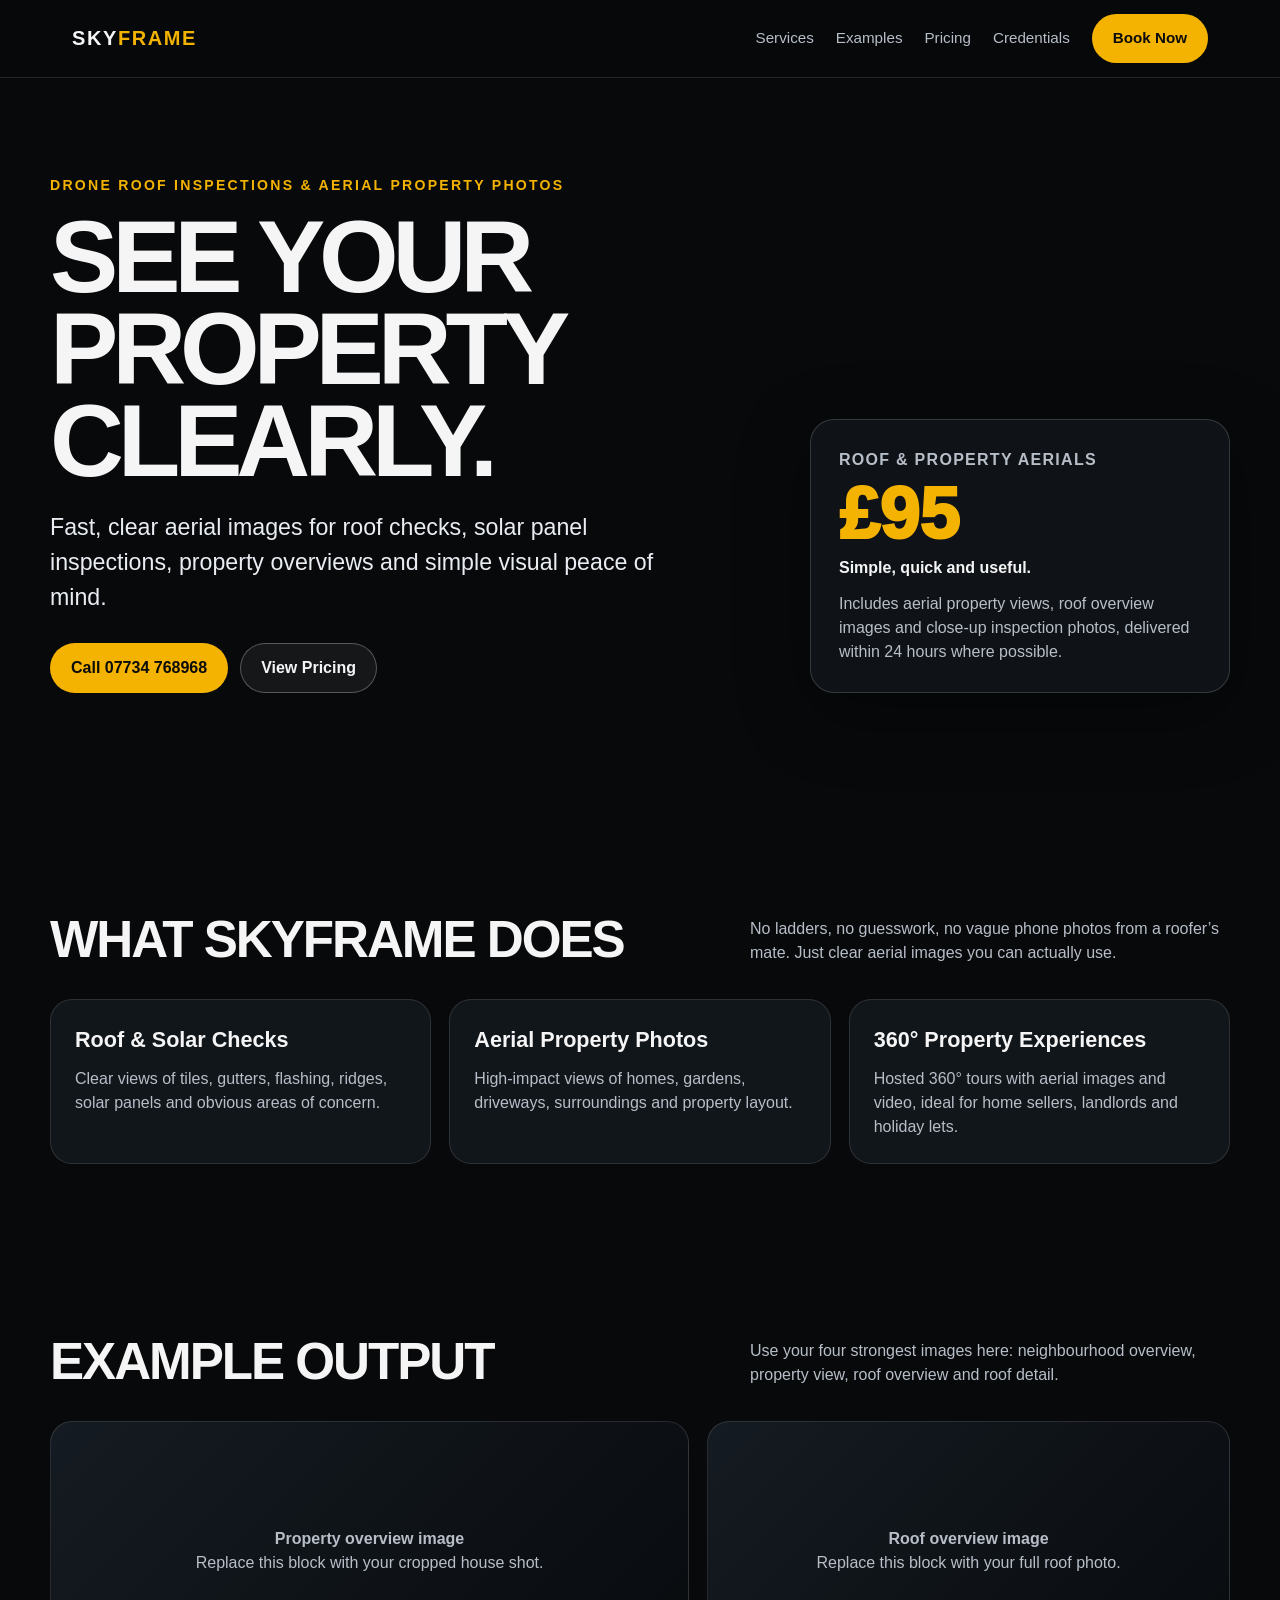
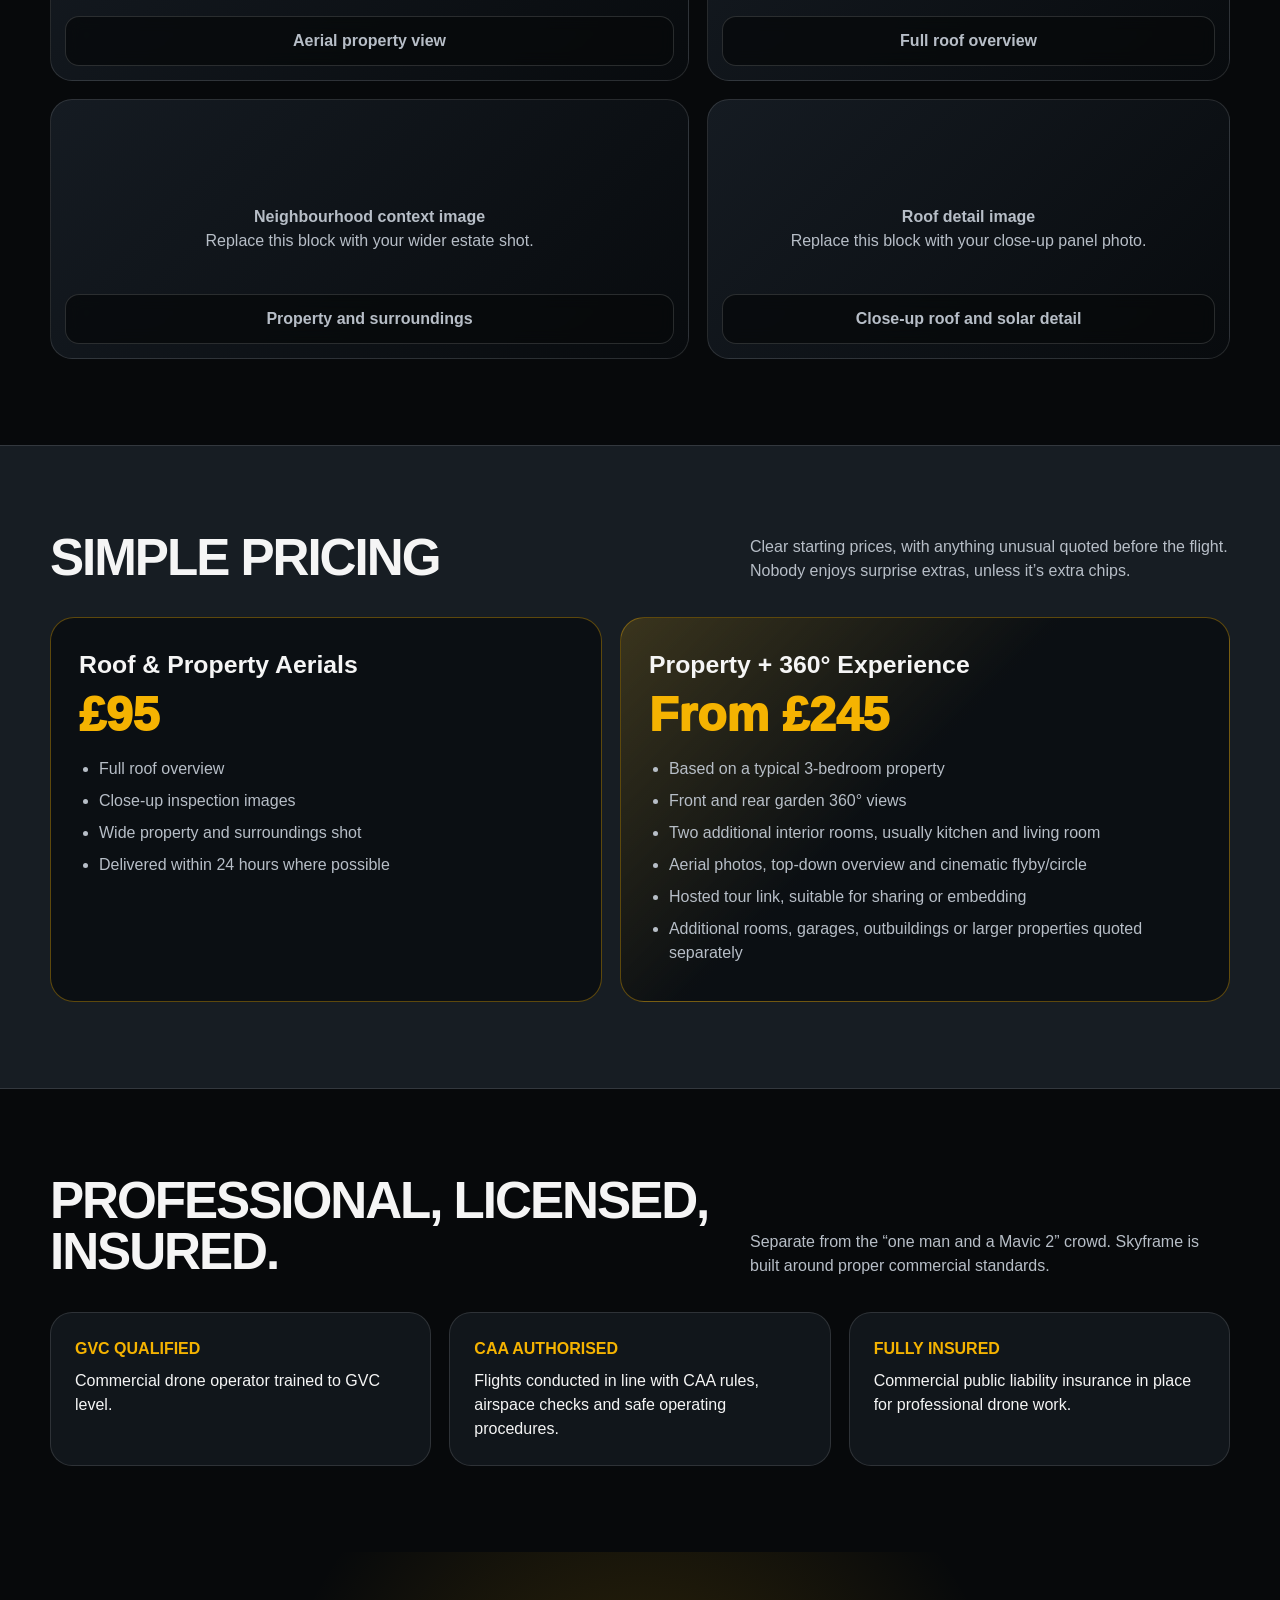
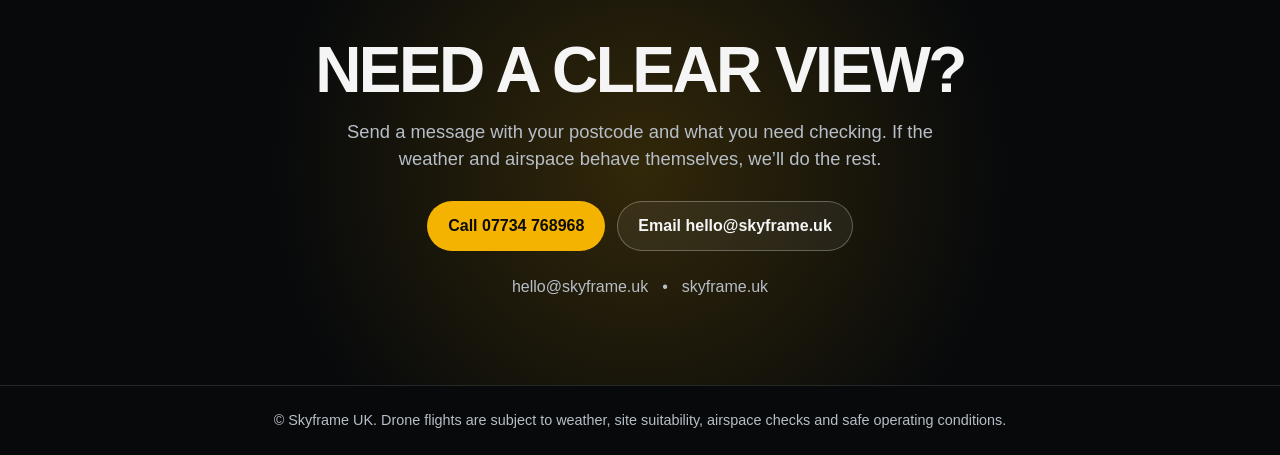
<file: index.html>
<!DOCTYPE html>
<html lang="en-GB">
<head>
  <meta charset="UTF-8" />
  <meta name="viewport" content="width=device-width, initial-scale=1.0" />
  <title>Skyframe UK | Drone Roof Inspections & Aerial Property Photos</title>
  <meta name="description" content="Professional drone roof inspections, aerial property photography and 360 property experiences from Skyframe UK. Fully insured, CAA authorised and GVC qualified." />
  <style>
    :root {
      --bg: #07090b;
      --panel: #11161b;
      --panel-soft: #171d23;
      --text: #f5f5f5;
      --muted: #b7bec7;
      --gold: #f5b301;
      --gold-dark: #c98d00;
      --line: rgba(255,255,255,0.12);
      --max: 1180px;
    }

    * { box-sizing: border-box; }
    html { scroll-behavior: smooth; }
    body {
      margin: 0;
      font-family: Arial, Helvetica, sans-serif;
      background: var(--bg);
      color: var(--text);
      line-height: 1.5;
    }

    a { color: inherit; text-decoration: none; }
    img { max-width: 100%; display: block; }

    .nav {
      position: fixed;
      top: 0;
      left: 0;
      right: 0;
      z-index: 20;
      background: rgba(7,9,11,0.72);
      backdrop-filter: blur(10px);
      border-bottom: 1px solid var(--line);
    }

    .nav-inner {
      max-width: var(--max);
      margin: 0 auto;
      padding: 14px 22px;
      display: flex;
      align-items: center;
      justify-content: space-between;
      gap: 20px;
    }

    .brand {
      font-weight: 900;
      letter-spacing: 0.08em;
      font-size: 1.25rem;
    }

    .brand span { color: var(--gold); }

    .nav-links {
      display: flex;
      gap: 22px;
      align-items: center;
      color: var(--muted);
      font-size: 0.95rem;
    }

    .nav-links a:hover { color: var(--text); }

    .btn {
      display: inline-flex;
      align-items: center;
      justify-content: center;
      gap: 8px;
      border-radius: 999px;
      padding: 12px 20px;
      font-weight: 800;
      border: 1px solid transparent;
      cursor: pointer;
      transition: 0.2s ease;
      white-space: nowrap;
    }

    .btn-primary {
      background: var(--gold);
      color: #0b0b0b;
    }

    .btn-primary:hover { background: #ffd15a; transform: translateY(-1px); }

    .btn-secondary {
      border-color: rgba(255,255,255,0.28);
      color: var(--text);
      background: rgba(255,255,255,0.06);
    }

    .btn-secondary:hover { background: rgba(255,255,255,0.12); }

    .hero {
      min-height: 92vh;
      position: relative;
      display: grid;
      place-items: center;
      overflow: hidden;
      padding: 110px 22px 70px;
    }

    .hero-video {
      position: absolute;
      inset: 0;
      width: 100%;
      height: 100%;
      pointer-events: none;
      overflow: hidden;
    }

    .hero-video iframe {
      position: absolute;
      top: 50%;
      left: 50%;
      width: 177.78vh;
      height: 100vh;
      min-width: 100vw;
      min-height: 56.25vw;
      transform: translate(-50%, -50%);
      border: 0;
    }

    .hero::after {
      content: "";
      position: absolute;
      inset: 0;
      background:
        linear-gradient(90deg, rgba(7,9,11,0.9) 0%, rgba(7,9,11,0.55) 45%, rgba(7,9,11,0.75) 100%),
        linear-gradient(0deg, rgba(7,9,11,1) 0%, rgba(7,9,11,0.2) 40%, rgba(7,9,11,0.25) 100%);
      z-index: 1;
    }

    .hero-content {
      position: relative;
      z-index: 2;
      width: 100%;
      max-width: var(--max);
      display: grid;
      grid-template-columns: 1.1fr 0.9fr;
      gap: 40px;
      align-items: end;
    }

    .eyebrow {
      color: var(--gold);
      font-weight: 900;
      letter-spacing: 0.16em;
      text-transform: uppercase;
      font-size: 0.88rem;
      margin-bottom: 14px;
    }

    h1 {
      font-size: clamp(3.1rem, 8vw, 7.8rem);
      line-height: 0.9;
      margin: 0 0 22px;
      letter-spacing: -0.06em;
      text-transform: uppercase;
      max-width: 780px;
    }

    .hero-copy {
      font-size: clamp(1.1rem, 2vw, 1.45rem);
      color: #e9edf2;
      max-width: 650px;
      margin-bottom: 28px;
    }

    .hero-actions {
      display: flex;
      flex-wrap: wrap;
      gap: 12px;
    }

    .price-card {
      background: rgba(17,22,27,0.86);
      border: 1px solid rgba(255,255,255,0.16);
      border-radius: 24px;
      padding: 28px;
      box-shadow: 0 20px 70px rgba(0,0,0,0.4);
      max-width: 420px;
      justify-self: end;
    }

    .price-card .small { color: var(--muted); text-transform: uppercase; font-weight: 800; letter-spacing: 0.08em; }
    .price { font-size: 4.5rem; font-weight: 950; color: var(--gold); line-height: 1; margin: 6px 0; }
    .price-card p { margin: 12px 0 0; color: var(--muted); }

    section { padding: 86px 22px; }
    .container { max-width: var(--max); margin: 0 auto; }

    .section-head {
      display: flex;
      align-items: end;
      justify-content: space-between;
      gap: 20px;
      margin-bottom: 34px;
    }

    .section-head h2 {
      margin: 0;
      font-size: clamp(2rem, 4vw, 3.4rem);
      line-height: 1;
      letter-spacing: -0.04em;
      text-transform: uppercase;
    }

    .section-head p {
      margin: 0;
      color: var(--muted);
      max-width: 480px;
    }

    .grid-3 {
      display: grid;
      grid-template-columns: repeat(3, 1fr);
      gap: 18px;
    }

    .card {
      background: var(--panel);
      border: 1px solid var(--line);
      border-radius: 22px;
      padding: 24px;
    }

    .card h3 { margin: 0 0 10px; font-size: 1.35rem; }
    .card p { margin: 0; color: var(--muted); }

    .gallery {
      display: grid;
      grid-template-columns: 1.1fr 0.9fr;
      gap: 18px;
    }

    .gallery-main, .gallery-side {
      display: grid;
      gap: 18px;
    }

    .photo-card {
      position: relative;
      overflow: hidden;
      border-radius: 22px;
      border: 1px solid var(--line);
      background: var(--panel);
      min-height: 260px;
    }

    .photo-card.placeholder {
      display: grid;
      place-items: center;
      padding: 26px;
      color: var(--muted);
      text-align: center;
      background: linear-gradient(135deg, #151b22, #080b0e);
    }

    .photo-card img {
      width: 100%;
      height: 100%;
      object-fit: cover;
      min-height: 260px;
    }

    .caption {
      position: absolute;
      left: 14px;
      right: 14px;
      bottom: 14px;
      padding: 12px 14px;
      background: rgba(7,9,11,0.78);
      border: 1px solid rgba(255,255,255,0.14);
      border-radius: 14px;
      backdrop-filter: blur(8px);
      font-weight: 800;
    }

    .pricing {
      background: var(--panel-soft);
      border-top: 1px solid var(--line);
      border-bottom: 1px solid var(--line);
    }

    .price-grid {
      display: grid;
      grid-template-columns: 0.95fr 1.05fr;
      gap: 18px;
    }

    .offer {
      background: #0b0f13;
      border: 1px solid rgba(245,179,1,0.35);
      border-radius: 24px;
      padding: 28px;
    }

    .offer.featured {
      background: linear-gradient(135deg, rgba(245,179,1,0.16), rgba(11,15,19,1) 45%);
    }

    .offer h3 { font-size: 1.55rem; margin: 0 0 8px; }
    .offer .amount { font-size: 3rem; line-height: 1; color: var(--gold); font-weight: 950; margin: 8px 0 18px; }
    .offer ul { padding-left: 20px; color: var(--muted); margin: 0; }
    .offer li { margin-bottom: 8px; }

    .trust-row {
      display: grid;
      grid-template-columns: repeat(3, 1fr);
      gap: 18px;
    }

    .trust-item {
      background: var(--panel);
      border: 1px solid var(--line);
      border-radius: 22px;
      padding: 24px;
    }

    .trust-item strong {
      color: var(--gold);
      display: block;
      margin-bottom: 8px;
      text-transform: uppercase;
    }

    .cta {
      text-align: center;
      background: radial-gradient(circle at center, rgba(245,179,1,0.18), transparent 55%);
    }

    .cta h2 { font-size: clamp(2.2rem, 5vw, 4.4rem); margin: 0 0 16px; line-height: 1; text-transform: uppercase; letter-spacing: -0.04em; }
    .cta p { color: var(--muted); max-width: 650px; margin: 0 auto 28px; font-size: 1.15rem; }

    .contact-line {
      display: flex;
      flex-wrap: wrap;
      justify-content: center;
      gap: 14px;
      margin-top: 24px;
      color: var(--muted);
    }

    footer {
      border-top: 1px solid var(--line);
      color: var(--muted);
      padding: 24px 22px;
      text-align: center;
      font-size: 0.9rem;
    }

    @media (max-width: 900px) {
      .nav-links { display: none; }
      .hero-content, .gallery, .price-grid { grid-template-columns: 1fr; }
      .price-card { justify-self: start; }
      .grid-3, .trust-row { grid-template-columns: 1fr; }
      .section-head { display: block; }
      .section-head p { margin-top: 12px; }
      .hero { min-height: 86vh; }
      .price { font-size: 3.6rem; }
    }
  </style>
</head>
<body>
  <nav class="nav">
    <div class="nav-inner">
      <a class="brand" href="#top">SKY<span>FRAME</span></a>
      <div class="nav-links">
        <a href="#services">Services</a>
        <a href="#examples">Examples</a>
        <a href="#pricing">Pricing</a>
        <a href="#trust">Credentials</a>
        <a class="btn btn-primary" href="mailto:hello@skyframe.uk">Book Now</a>
      </div>
    </div>
  </nav>

  <header id="top" class="hero">
    <div class="hero-video" aria-hidden="true">
      <iframe src="https://www.youtube.com/embed/lJU1ibqD5QM?autoplay=1&mute=1&controls=0&loop=1&playlist=lJU1ibqD5QM&playsinline=1&modestbranding=1&rel=0" title="Skyframe aerial video" allow="autoplay; encrypted-media; picture-in-picture" allowfullscreen></iframe>
    </div>
    <div class="hero-content">
      <div>
        <div class="eyebrow">Drone roof inspections & aerial property photos</div>
        <h1>See your property clearly.</h1>
        <p class="hero-copy">Fast, clear aerial images for roof checks, solar panel inspections, property overviews and simple visual peace of mind.</p>
        <div class="hero-actions">
          <a class="btn btn-primary" href="tel:07734768968">Call 07734 768968</a>
          <a class="btn btn-secondary" href="#pricing">View Pricing</a>
        </div>
      </div>
      <aside class="price-card">
        <div class="small">Roof & Property Aerials</div>
        <div class="price">£95</div>
        <strong>Simple, quick and useful.</strong>
        <p>Includes aerial property views, roof overview images and close-up inspection photos, delivered within 24 hours where possible.</p>
      </aside>
    </div>
  </header>

  <section id="services">
    <div class="container">
      <div class="section-head">
        <h2>What Skyframe does</h2>
        <p>No ladders, no guesswork, no vague phone photos from a roofer’s mate. Just clear aerial images you can actually use.</p>
      </div>
      <div class="grid-3">
        <div class="card">
          <h3>Roof & Solar Checks</h3>
          <p>Clear views of tiles, gutters, flashing, ridges, solar panels and obvious areas of concern.</p>
        </div>
        <div class="card">
          <h3>Aerial Property Photos</h3>
          <p>High-impact views of homes, gardens, driveways, surroundings and property layout.</p>
        </div>
        <div class="card">
          <h3>360° Property Experiences</h3>
          <p>Hosted 360° tours with aerial images and video, ideal for home sellers, landlords and holiday lets.</p>
        </div>
      </div>
    </div>
  </section>

  <section id="examples">
    <div class="container">
      <div class="section-head">
        <h2>Example output</h2>
        <p>Use your four strongest images here: neighbourhood overview, property view, roof overview and roof detail.</p>
      </div>
      <div class="gallery">
        <div class="gallery-main">
          <div class="photo-card placeholder">
            <div>
              <strong>Property overview image</strong><br />Replace this block with your cropped house shot.
            </div>
            <div class="caption">Aerial property view</div>
          </div>
          <div class="photo-card placeholder">
            <div>
              <strong>Neighbourhood context image</strong><br />Replace this block with your wider estate shot.
            </div>
            <div class="caption">Property and surroundings</div>
          </div>
        </div>
        <div class="gallery-side">
          <div class="photo-card placeholder">
            <div>
              <strong>Roof overview image</strong><br />Replace this block with your full roof photo.
            </div>
            <div class="caption">Full roof overview</div>
          </div>
          <div class="photo-card placeholder">
            <div>
              <strong>Roof detail image</strong><br />Replace this block with your close-up panel photo.
            </div>
            <div class="caption">Close-up roof and solar detail</div>
          </div>
        </div>
      </div>
    </div>
  </section>

  <section id="pricing" class="pricing">
    <div class="container">
      <div class="section-head">
        <h2>Simple pricing</h2>
        <p>Clear starting prices, with anything unusual quoted before the flight. Nobody enjoys surprise extras, unless it’s extra chips.</p>
      </div>
      <div class="price-grid">
        <div class="offer">
          <h3>Roof & Property Aerials</h3>
          <div class="amount">£95</div>
          <ul>
            <li>Full roof overview</li>
            <li>Close-up inspection images</li>
            <li>Wide property and surroundings shot</li>
            <li>Delivered within 24 hours where possible</li>
          </ul>
        </div>
        <div class="offer featured">
          <h3>Property + 360° Experience</h3>
          <div class="amount">From £245</div>
          <ul>
            <li>Based on a typical 3-bedroom property</li>
            <li>Front and rear garden 360° views</li>
            <li>Two additional interior rooms, usually kitchen and living room</li>
            <li>Aerial photos, top-down overview and cinematic flyby/circle</li>
            <li>Hosted tour link, suitable for sharing or embedding</li>
            <li>Additional rooms, garages, outbuildings or larger properties quoted separately</li>
          </ul>
        </div>
      </div>
    </div>
  </section>

  <section id="trust">
    <div class="container">
      <div class="section-head">
        <h2>Professional, licensed, insured.</h2>
        <p>Separate from the “one man and a Mavic 2” crowd. Skyframe is built around proper commercial standards.</p>
      </div>
      <div class="trust-row">
        <div class="trust-item">
          <strong>GVC Qualified</strong>
          Commercial drone operator trained to GVC level.</div>
        <div class="trust-item">
          <strong>CAA Authorised</strong>
          Flights conducted in line with CAA rules, airspace checks and safe operating procedures.</div>
        <div class="trust-item">
          <strong>Fully Insured</strong>
          Commercial public liability insurance in place for professional drone work.</div>
      </div>
    </div>
  </section>

  <section class="cta">
    <div class="container">
      <h2>Need a clear view?</h2>
      <p>Send a message with your postcode and what you need checking. If the weather and airspace behave themselves, we’ll do the rest.</p>
      <div class="hero-actions" style="justify-content:center;">
        <a class="btn btn-primary" href="tel:07734768968">Call 07734 768968</a>
        <a class="btn btn-secondary" href="mailto:hello@skyframe.uk?subject=Skyframe%20booking%20enquiry">Email hello@skyframe.uk</a>
      </div>
      <div class="contact-line">
        <span>hello@skyframe.uk</span>
        <span>•</span>
        <span>skyframe.uk</span>
      </div>
    </div>
  </section>

  <footer>
    © Skyframe UK. Drone flights are subject to weather, site suitability, airspace checks and safe operating conditions.
  </footer>
</body>
</html>
</file>
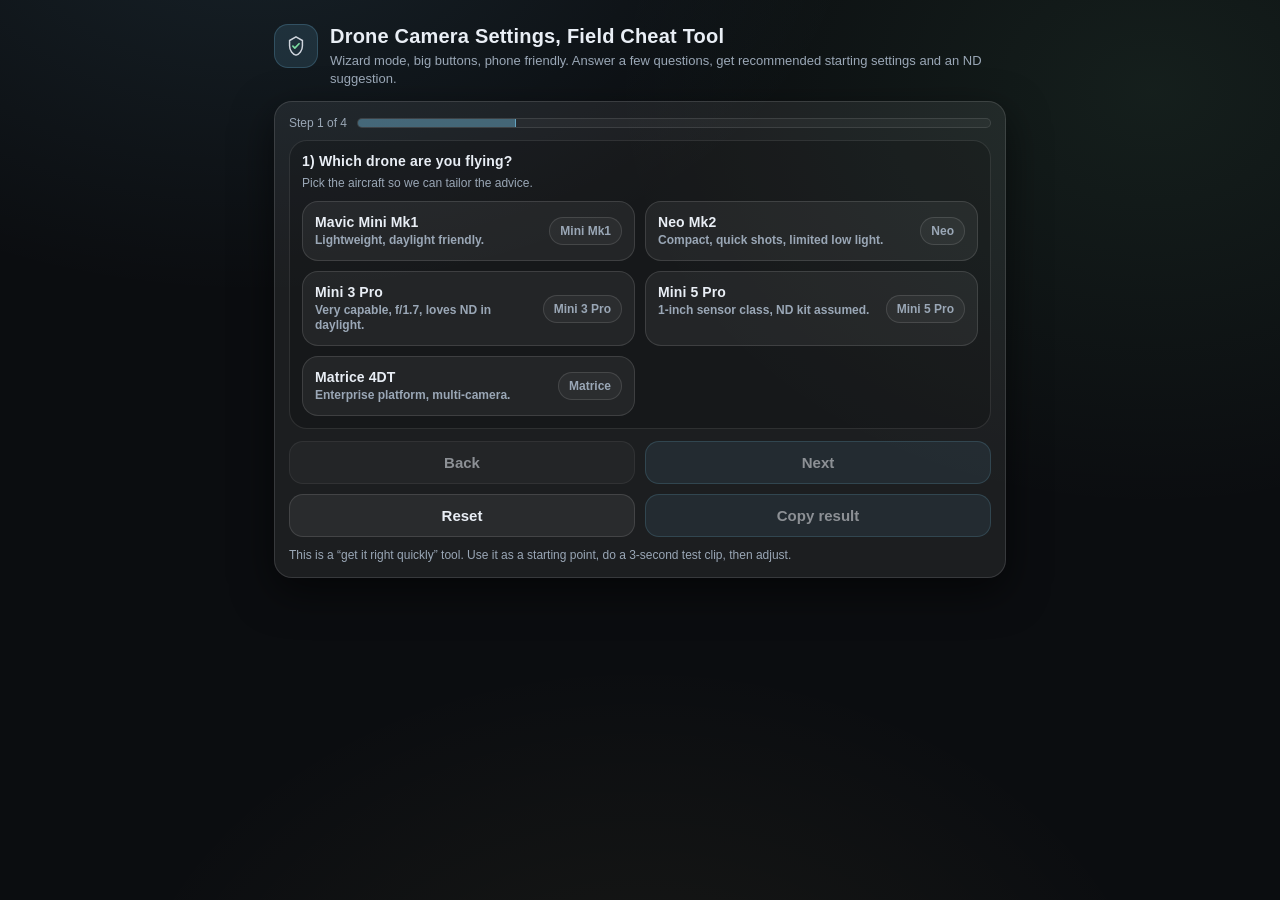
<file: dji.html>
<!doctype html>
<html lang="en-GB">
<head>
  <meta charset="utf-8" />
  <meta name="viewport" content="width=device-width, initial-scale=1" />
  <title>Drone Camera Settings Field Tool</title>
  <meta name="theme-color" content="#0b0d10" />

  <style>
    :root{
      --bg:#0b0d10;
      --fg:#e9eef5;
      --muted:#9aa7b6;
      --card:rgba(255,255,255,0.07);
      --card2:rgba(255,255,255,0.05);
      --border:rgba(255,255,255,0.12);
      --accent:#7dd3fc;
      --ok:#86efac;
      --warn:#fde68a;
      --bad:#fca5a5;
      --shadow: 0 14px 40px rgba(0,0,0,.55);
      --radius: 18px;
    }

    *{ box-sizing:border-box; }
    html,body{ height:100%; }
    body{
      margin:0;
      font-family: -apple-system, BlinkMacSystemFont, "Segoe UI", Roboto, Inter, Helvetica, Arial, sans-serif;
      background:
        radial-gradient(1100px 700px at 20% -10%, rgba(125,211,252,.10), transparent 55%),
        radial-gradient(900px 700px at 90% 10%, rgba(134,239,172,.08), transparent 60%),
        radial-gradient(900px 700px at 50% 120%, rgba(253,230,138,.06), transparent 60%),
        var(--bg);
      color: var(--fg);
    }

    .wrap{
      max-width: 760px;
      margin: 0 auto;
      padding: 18px 14px 28px;
    }

    header{
      display:flex;
      align-items:flex-start;
      gap:12px;
      margin: 6px 0 14px;
    }

    .badge{
      width:44px; height:44px;
      border-radius: 14px;
      background: rgba(125,211,252,.12);
      border: 1px solid rgba(125,211,252,.20);
      display:grid;
      place-items:center;
      flex: 0 0 auto;
    }
    .badge svg{ opacity:.95 }

    h1{
      font-size: 18px;
      margin:0;
      line-height: 1.2;
      letter-spacing: .2px;
    }
    .sub{
      margin:4px 0 0;
      color: var(--muted);
      font-size: 13px;
      line-height: 1.35;
    }

    .card{
      background: var(--card);
      border: 1px solid var(--border);
      border-radius: var(--radius);
      box-shadow: var(--shadow);
      padding: 14px;
    }

    /* Progress */
    .progressRow{
      display:flex;
      align-items:center;
      justify-content:space-between;
      gap: 10px;
      margin-bottom: 10px;
    }
    .progressText{
      font-size: 12px;
      color: var(--muted);
    }
    .bar{
      flex: 1 1 auto;
      height: 10px;
      border-radius: 999px;
      border: 1px solid rgba(255,255,255,0.10);
      background: rgba(255,255,255,0.04);
      overflow:hidden;
    }
    .bar > div{
      height:100%;
      width: 0%;
      background: rgba(125,211,252,.35);
      border-right: 1px solid rgba(125,211,252,.55);
      transition: width .18s ease;
    }

    /* Step */
    .step{
      display:none;
      padding: 12px;
      border-radius: var(--radius);
      border: 1px solid rgba(255,255,255,0.10);
      background: rgba(0,0,0,.18);
      margin-bottom: 10px;
    }
    .step.active{ display:block; }

    .stepTitle{
      font-size: 14px;
      margin: 0 0 6px;
      letter-spacing: .2px;
    }
    .stepHint{
      color: var(--muted);
      font-size: 12px;
      margin: 0 0 10px;
      line-height: 1.35;
    }

    /* Big option buttons */
    .options{
      display:grid;
      grid-template-columns: 1fr;
      gap: 10px;
    }

    .optBtn{
      appearance:none;
      -webkit-tap-highlight-color: transparent;
      width:100%;
      text-align:left;
      border-radius: 16px;
      border: 1px solid var(--border);
      background: rgba(255,255,255,0.06);
      color: var(--fg);
      padding: 12px 12px;
      cursor:pointer;
      display:flex;
      align-items:flex-start;
      justify-content:space-between;
      gap: 12px;
      min-height: 54px;
    }
    .optBtn:active{ transform: translateY(1px); }
    .optBtn .t{
      display:flex;
      flex-direction:column;
      gap: 3px;
    }
    .optBtn .t b{
      font-size: 14px;
      letter-spacing: .1px;
    }
    .optBtn .t span{
      font-size: 12px;
      color: var(--muted);
      line-height: 1.25;
    }
    .optBtn .pill{
      flex: 0 0 auto;
      font-size: 12px;
      padding: 6px 10px;
      border-radius: 999px;
      border: 1px solid rgba(255,255,255,0.12);
      background: rgba(255,255,255,0.04);
      color: var(--muted);
      align-self:center;
    }

    .optBtn.selected{
      border-color: rgba(125,211,252,.35);
      background: rgba(125,211,252,.10);
    }
    .optBtn.selected .pill{
      border-color: rgba(134,239,172,.35);
      background: rgba(134,239,172,.10);
      color: var(--fg);
    }

    /* Toggles */
    .toggles{
      display:grid;
      grid-template-columns: 1fr 1fr;
      gap: 10px;
      margin-top: 10px;
    }
    .toggle{
      background: var(--card2);
      border: 1px solid var(--border);
      border-radius: 16px;
      padding: 10px 12px;
      display:flex;
      align-items:center;
      justify-content:space-between;
      gap: 10px;
      min-height: 52px;
    }
    .toggle .t-title{
      display:flex;
      flex-direction:column;
      gap:2px;
    }
    .toggle .t-title span:first-child{
      font-size: 13px;
      color: var(--fg);
    }
    .toggle .t-title span:last-child{
      font-size: 11px;
      color: var(--muted);
    }

    .switch{
      position:relative;
      width: 44px;
      height: 26px;
      border-radius: 999px;
      border: 1px solid var(--border);
      background: rgba(255,255,255,0.07);
      flex: 0 0 auto;
    }
    .switch input{
      opacity:0;
      width:0; height:0;
      position:absolute;
    }
    .knob{
      position:absolute;
      top: 3px; left: 3px;
      width: 20px; height: 20px;
      border-radius: 999px;
      background: rgba(233,238,245,.92);
      transition: transform .18s ease;
    }
    .switch input:checked + .knob{
      transform: translateX(18px);
      background: rgba(134,239,172,.95);
    }

    /* Nav */
    .nav{
      display:flex;
      gap: 10px;
      margin-top: 12px;
    }
    button{
      width:100%;
      appearance:none;
      border-radius: 14px;
      border: 1px solid var(--border);
      background: rgba(255,255,255,0.06);
      color: var(--fg);
      padding: 12px 12px;
      font-size: 15px;
      outline: none;
      cursor:pointer;
      font-weight: 650;
    }
    button:disabled{ opacity:.55; cursor:not-allowed; }
    .primary{
      border: 1px solid rgba(125,211,252,.30);
      background: rgba(125,211,252,.14);
    }

    /* Result */
    .result{
      display:none;
      margin-top: 12px;
      padding: 14px;
      border-radius: var(--radius);
      border: 1px solid var(--border);
      background: rgba(0,0,0,.22);
    }
    .result h2{
      margin:0 0 10px;
      font-size: 15px;
      letter-spacing: .2px;
    }
    .chips{
      display:flex;
      flex-wrap: wrap;
      gap: 8px;
      margin-bottom: 10px;
    }
    .chip{
      font-size: 12px;
      padding: 6px 10px;
      border-radius: 999px;
      border: 1px solid var(--border);
      background: rgba(255,255,255,0.06);
      color: var(--fg);
    }
    .chip.ok{ border-color: rgba(134,239,172,.35); background: rgba(134,239,172,.12); }
    .chip.warn{ border-color: rgba(253,230,138,.35); background: rgba(253,230,138,.10); }
    .chip.bad{ border-color: rgba(252,165,165,.35); background: rgba(252,165,165,.10); }

    .kv{
      display:grid;
      grid-template-columns: 1fr;
      gap: 8px;
    }
    .kv .line{
      display:flex;
      justify-content:space-between;
      gap: 10px;
      padding: 10px 12px;
      border-radius: 14px;
      background: rgba(255,255,255,0.05);
      border: 1px solid rgba(255,255,255,0.08);
    }
    .k{
      color: var(--muted);
      font-size: 13px;
    }
    .v{
      font-size: 14px;
      font-weight: 650;
      text-align:right;
    }

    .notes{
      margin-top: 10px;
      font-size: 13px;
      line-height: 1.45;
      color: var(--muted);
    }

    .small{
      font-size: 12px;
      color: var(--muted);
      margin-top: 10px;
      line-height: 1.35;
    }

    @media (min-width: 720px){
      h1{ font-size: 20px; }
      .options{ grid-template-columns: 1fr 1fr; }
      .kv{ grid-template-columns: 1fr 1fr; }
    }
  </style>
</head>

<body>
  <div class="wrap">
    <header>
      <div class="badge" aria-hidden="true">
        <svg width="22" height="22" viewBox="0 0 24 24" fill="none">
          <path d="M12 2l7 4v6c0 5-3.5 9-7 10-3.5-1-7-5-7-10V6l7-4z" stroke="rgba(233,238,245,.92)" stroke-width="1.6"/>
          <path d="M8.6 12.2l2.1 2.1 4.6-4.8" stroke="rgba(134,239,172,.95)" stroke-width="1.8" stroke-linecap="round" stroke-linejoin="round"/>
        </svg>
      </div>
      <div>
        <h1>Drone Camera Settings, Field Cheat Tool</h1>
        <p class="sub">Wizard mode, big buttons, phone friendly. Answer a few questions, get recommended starting settings and an ND suggestion.</p>
      </div>
    </header>

    <div class="card">
      <div class="progressRow">
        <div class="progressText" id="progressText">Step 1 of 4</div>
        <div class="bar" aria-hidden="true"><div id="barFill"></div></div>
      </div>

      <!-- STEP 1: DRONE -->
      <section class="step active" id="step1">
        <h3 class="stepTitle">1) Which drone are you flying?</h3>
        <p class="stepHint" id="droneHint">Pick the aircraft so we can tailor the advice.</p>
        <div class="options" id="droneOptions"></div>
      </section>

      <!-- STEP 2: OUTPUT -->
      <section class="step" id="step2">
        <h3 class="stepTitle">2) What are you shooting?</h3>
        <p class="stepHint">Choose video, photo, or both.</p>
        <div class="options" id="modeOptions"></div>
      </section>

      <!-- STEP 3: LIGHTING -->
      <section class="step" id="step3">
        <h3 class="stepTitle">3) What is the lighting like?</h3>
        <p class="stepHint">This mainly influences ISO targets and ND choice.</p>
        <div class="options" id="lightingOptions"></div>
      </section>

      <!-- STEP 4: MISSION -->
      <section class="step" id="step4">
        <h3 class="stepTitle">4) What style of mission is it?</h3>
        <p class="stepHint">This is where shutter and frame rate decisions happen.</p>
        <div class="options" id="missionOptions"></div>

        <div class="toggles">
          <div class="toggle" title="PAL prefers 25/50 fps, NTSC prefers 30/60 fps.">
            <div class="t-title">
              <span>PAL mode</span>
              <span>25/50 base fps</span>
            </div>
            <label class="switch" aria-label="PAL mode">
              <input id="palToggle" type="checkbox" checked />
              <span class="knob"></span>
            </label>
          </div>

          <div class="toggle" title="Lock white balance for video to avoid colour shifts mid-clip.">
            <div class="t-title">
              <span>Lock white balance</span>
              <span>recommended for video</span>
            </div>
            <label class="switch" aria-label="Lock white balance">
              <input id="wbToggle" type="checkbox" checked />
              <span class="knob"></span>
            </label>
          </div>

          <div class="toggle" title="Use D-Log M or D-Cinelike if the drone supports it, otherwise normal.">
            <div class="t-title">
              <span>Use flat profile</span>
              <span>if available</span>
            </div>
            <label class="switch" aria-label="Use flat profile">
              <input id="flatToggle" type="checkbox" checked />
              <span class="knob"></span>
            </label>
          </div>

          <div class="toggle" title="If on, we favour keeping ISO down and suggest ND more aggressively for video.">
            <div class="t-title">
              <span>Prioritise low ISO</span>
              <span>cleaner image</span>
            </div>
            <label class="switch" aria-label="Prioritise low ISO">
              <input id="isoToggle" type="checkbox" checked />
              <span class="knob"></span>
            </label>
          </div>
        </div>
      </section>

      <div class="nav">
        <button id="backBtn" type="button" disabled>Back</button>
        <button id="nextBtn" class="primary" type="button" disabled>Next</button>
      </div>

      <div class="nav" style="margin-top:10px;">
        <button id="resetBtn" type="button">Reset</button>
        <button id="copyBtn" class="primary" type="button" disabled>Copy result</button>
      </div>

      <div id="result" class="result">
        <h2>Recommended starting settings</h2>
        <div id="chips" class="chips"></div>
        <div class="kv" id="kv"></div>
        <div class="notes" id="notes"></div>
        <div class="small" id="specs"></div>
      </div>

      <div class="small">
        This is a “get it right quickly” tool. Use it as a starting point, do a 3-second test clip, then adjust.
      </div>
    </div>
  </div>

  <script>
    // ------------------------------------------------------------
    // Drone spec notes (guidance)
    // ------------------------------------------------------------
    const DRONES = {
      mini1: {
        name: "Mavic Mini Mk1",
        sensor: "1/2.3\" CMOS, 12MP",
        aperture: "f/2.8 (fixed)",
        log: "No (normal profile)",
        maxVideo: "2.7K 25/30, 1080p up to 60",
        nd: "Aftermarket only",
        notes: "Great for daylight, keep ISO low. 2.7K is your quality ceiling.",
        photoRaw: "No RAW (JPEG only on Mk1 in DJI Fly)"
      },
      neo2: {
        name: "Neo Mk2",
        sensor: "1/2\" CMOS, 12MP",
        aperture: "f/2.2 (fixed)",
        log: "Limited (treat as normal profile unless you know otherwise)",
        maxVideo: "4K up to 60",
        nd: "Aftermarket available",
        notes: "Small drone, small sensor, it’s a daylight/social tool. Don’t chase miracles at night.",
        photoRaw: "Varies (check app options)"
      },
      mini3p: {
        name: "Mini 3 Pro",
        sensor: "1/1.3\" CMOS",
        aperture: "f/1.7 (fixed)",
        log: "D-Cinelike (yes)",
        maxVideo: "4K up to 60",
        nd: "Aftermarket / third-party",
        notes: "Very capable. f/1.7 means you’ll want ND quickly in daylight if using the 180° shutter rule.",
        photoRaw: "RAW supported (DNG)"
      },
      mini5p: {
        name: "Mini 5 Pro",
        sensor: "1\" CMOS, 50MP",
        aperture: "f/1.8 (fixed)",
        log: "D-Log M / HLG (model dependent)",
        maxVideo: "4K (high fps supported)",
        nd: "DJI Fly More ND kit available",
        notes: "Big sensor for a mini, still benefits from ND to keep motion natural.",
        photoRaw: "RAW supported"
      },
      m4dt: {
        name: "Matrice 4DT",
        sensor: "Multi-camera payload",
        aperture: "Depends on camera",
        log: "Enterprise profiles vary",
        maxVideo: "Depends on camera",
        nd: "Not a typical consumer ND workflow",
        notes: "Treat as an ops platform. For nice clips, keep it stable and conservative.",
        photoRaw: "Depends on capture mode"
      }
    };

    // ------------------------------------------------------------
    // Options for steps (big buttons)
    // ------------------------------------------------------------
    const OPTIONS = {
      drone: [
        { value:"mini1", title:"Mavic Mini Mk1", desc:"Lightweight, daylight friendly.", pill:"Mini Mk1" },
        { value:"neo2",  title:"Neo Mk2",        desc:"Compact, quick shots, limited low light.", pill:"Neo" },
        { value:"mini3p",title:"Mini 3 Pro",     desc:"Very capable, f/1.7, loves ND in daylight.", pill:"Mini 3 Pro" },
        { value:"mini5p",title:"Mini 5 Pro",     desc:"1-inch sensor class, ND kit assumed.", pill:"Mini 5 Pro" },
        { value:"m4dt",  title:"Matrice 4DT",    desc:"Enterprise platform, multi-camera.", pill:"Matrice" }
      ],
      mode: [
        { value:"video", title:"Video", desc:"Cinematic and motion settings.", pill:"Video" },
        { value:"photo", title:"Photo", desc:"Still photo and HDR guidance.", pill:"Photo" },
        { value:"both",  title:"Both",  desc:"One preset for video plus one for photo.", pill:"Both" }
      ],
      lighting: [
        { value:"bright",  title:"Bright sun / snow glare", desc:"Harsh highlights, ND likely.", pill:"Bright" },
        { value:"mixed",   title:"Sun + clouds (changeable)", desc:"Exposure shifts quickly.", pill:"Mixed" },
        { value:"overcast",title:"Overcast", desc:"Flatter light, ND lighter.", pill:"Overcast" },
        { value:"golden",  title:"Golden hour", desc:"Warm light, easier highlights.", pill:"Golden" },
        { value:"dusk",    title:"Dusk / low light", desc:"Noise creeps in, slow down.", pill:"Dusk" },
        { value:"night",   title:"Night (street lights etc.)", desc:"Expect limits, keep motion smooth.", pill:"Night" }
      ],
      mission: [
        { value:"cinematic",    title:"Cinematic (slow, smooth)", desc:"Natural motion blur, clean grading.", pill:"Smooth" },
        { value:"trackingSlow", title:"Tracking (gentle follow)", desc:"Walking pace, soft motion.", pill:"Track" },
        { value:"trackingFast", title:"Tracking (cars, fast movement)", desc:"Higher fps, keep subject exposed.", pill:"Fast" },
        { value:"actionCrisp",  title:"Action crisp (short shutter)", desc:"Staccato look, sharp action.", pill:"Crisp" },
        { value:"landscapePhoto",title:"Landscape / stills", desc:"RAW, ISO discipline, AEB for HDR.", pill:"Stills" },
        { value:"nightVideo",   title:"Night video", desc:"Stick to 180° rule, slow moves, accept blur.", pill:"Night" }
      ]
    };

    // ------------------------------------------------------------
    // State
    // ------------------------------------------------------------
    const state = {
      step: 1,
      drone: "",
      mode: "",
      lighting: "",
      mission: "",
      pal: true,
      wb: true,
      flat: true,
      iso: true
    };

    // ------------------------------------------------------------
    // DOM
    // ------------------------------------------------------------
    const stepEls = {
      1: document.getElementById("step1"),
      2: document.getElementById("step2"),
      3: document.getElementById("step3"),
      4: document.getElementById("step4")
    };

    const droneHint = document.getElementById("droneHint");

    const droneOptions = document.getElementById("droneOptions");
    const modeOptions = document.getElementById("modeOptions");
    const lightingOptions = document.getElementById("lightingOptions");
    const missionOptions = document.getElementById("missionOptions");

    const backBtn = document.getElementById("backBtn");
    const nextBtn = document.getElementById("nextBtn");
    const resetBtn = document.getElementById("resetBtn");
    const copyBtn = document.getElementById("copyBtn");

    const progressText = document.getElementById("progressText");
    const barFill = document.getElementById("barFill");

    const resultEl = document.getElementById("result");
    const chipsEl = document.getElementById("chips");
    const kvEl = document.getElementById("kv");
    const notesEl = document.getElementById("notes");
    const specsEl = document.getElementById("specs");

    const palToggle = document.getElementById("palToggle");
    const wbToggle = document.getElementById("wbToggle");
    const flatToggle = document.getElementById("flatToggle");
    const isoToggle = document.getElementById("isoToggle");

    // ------------------------------------------------------------
    // Helpers
    // ------------------------------------------------------------
    function roundShutter(target){
      const common = [30,40,50,60,80,100,120,160,200,240,250,320,400,500,640,800,1000,1600,2000,3200,4000,8000];
      let best = common[0];
      let bestDiff = Math.abs(common[0] - target);
      for (const v of common){
        const d = Math.abs(v - target);
        if (d < bestDiff){ best = v; bestDiff = d; }
      }
      return best;
    }
    function fmtShutter(den){ return `1/${den}`; }
    function baseFps(){ return state.pal ? 25 : 30; }

    function el(tag, cls){
      const x = document.createElement(tag);
      if (cls) x.className = cls;
      return x;
    }
    function chip(text, kind){
      const d = el("div", `chip ${kind || ""}`.trim());
      d.textContent = text;
      return d;
    }
    function line(k, v){
      const d = el("div", "line");
      d.innerHTML = `<div class="k">${k}</div><div class="v">${v}</div>`;
      return d;
    }

    function supportsFlatProfile(droneKey){
      const log = (DRONES[droneKey]?.log || "").toLowerCase();
      return log.includes("d-log") || log.includes("d-cinelike") || log.includes("hlg");
    }
    function pickProfile(droneKey){
      if (!state.flat) return "Normal";
      if (!supportsFlatProfile(droneKey)) return "Normal";
      const log = DRONES[droneKey].log || "";
      if (log.toLowerCase().includes("d-log m")) return "D-Log M";
      if (log.toLowerCase().includes("d-cinelike")) return "D-Cinelike";
      if (log.toLowerCase().includes("hlg")) return "HLG";
      return "Normal";
    }

    function wbSuggestion(lighting){
      if (!state.wb) return "Auto (not recommended for video)";
      switch(lighting){
        case "bright": return "Lock WB ~5600K (sunny)";
        case "mixed": return "Lock WB ~5600–6000K (pick one and stick to it)";
        case "overcast": return "Lock WB ~6500K (cloudy)";
        case "golden": return "Lock WB ~4500–5200K (golden hour)";
        case "dusk": return "Lock WB ~4200–5200K (tweak to taste)";
        case "night": return "Lock WB ~3200–4200K (street lights vary)";
        default: return "Lock white balance";
      }
    }

    function ndSuggestion(lighting, mission, droneKey){
      const hasKit = (droneKey === "mini5p");
      const wantsCrisp = (mission === "actionCrisp");
      const wantsNight = (lighting === "night" || lighting === "dusk");

      if (wantsNight) return "No ND (remove filters, keep light)";

      let nd;
      switch(lighting){
        case "bright":  nd = wantsCrisp ? "ND16–ND32" : "ND32–ND64"; break;
        case "mixed":   nd = wantsCrisp ? "ND8–ND16"  : "ND16–ND32"; break;
        case "overcast":nd = wantsCrisp ? "ND4–ND8"   : "ND8–ND16";  break;
        case "golden":  nd = wantsCrisp ? "ND4"       : "ND4–ND8";   break;
        default:        nd = "No ND";
      }
      return hasKit ? `${nd} (Fly More ND kit where possible)` : `${nd} (if you have one)`;
    }

    function isoSuggestion(lighting, droneKey){
      const biggish = (droneKey === "mini3p" || droneKey === "mini5p");
      if (lighting === "bright" || lighting === "golden") return "ISO 100 (cap 200 if Auto)";
      if (lighting === "mixed" || lighting === "overcast") return biggish ? "ISO 100–400" : "ISO 100–200 (try to stay low)";
      if (lighting === "dusk") return biggish ? "ISO 400–800 (cap 800)" : "ISO 200–800 (cap 800, accept noise)";
      if (lighting === "night") return biggish ? "ISO 800–1600 (cap 1600 if possible)" : "ISO 800+ (expect noise, keep motion slow)";
      return "ISO 100–400";
    }

    function pickFps(mission){
      const base = baseFps();
      if (mission === "landscapePhoto") return null;
      if (mission === "trackingFast" || mission === "actionCrisp") return base * 2;
      return base;
    }

    function shutterForMission(fps, mission){
      if (!fps) return null;
      const cinematicDen = roundShutter(2 * fps);
      if (mission === "actionCrisp"){
        const crispDen = roundShutter(4 * fps);
        return { den: crispDen, rule: "Crisp action (short shutter)" };
      }
      if (mission === "nightVideo"){
        return { den: cinematicDen, rule: "Night (stick near 180° for light)" };
      }
      return { den: cinematicDen, rule: "180° rule (natural motion blur)" };
    }

    function exposureNotes(lighting, mission){
      const arr = [];
      if (lighting === "bright") arr.push("Watch highlights (snow/sky), use zebras or histogram if available.");
      if (lighting === "mixed") arr.push("Set exposure for the subject, not the brightest cloud, re-check often.");
      if (lighting === "night") arr.push("Fly slower than feels natural, avoid fast yaw, it turns to mush quickly.");
      if (mission === "cinematic") arr.push("Use slow yaw and gentle stick curves, keep gimbal movement lazy.");
      if (mission === "trackingFast") arr.push("Prioritise the subject exposure, background can clip if needed.");
      if (mission === "actionCrisp") arr.push("Short shutter can look staccato, that is the point.");
      return arr;
    }

    function photoPreset(lighting, droneKey){
      const raw = DRONES[droneKey]?.photoRaw || "Depends on model";
      const base = [];
      base.push(["Format", raw.includes("RAW") ? "RAW (DNG) if available" : "Highest quality available"]);
      base.push(["ISO", "ISO 100 (raise only if you must)"]);
      base.push(["WB", lighting === "night" ? "Try 3200–4200K" : "Daylight/Cloudy to match scene"]);
      base.push(["Mode", "Single + AEB (3–5 frames) for HDR scenes"]);
      base.push(["Focus", "Tap to focus, then lock if possible"]);
      base.push(["Tip", "If it’s windy, take multiple shots and pick the sharpest."]);
      return base;
    }

    // ------------------------------------------------------------
    // Wizard rendering
    // ------------------------------------------------------------
    function renderOptions(container, list, selectedValue, onPick){
      container.innerHTML = "";
      for (const opt of list){
        const b = el("button", "optBtn");
        b.type = "button";
        b.dataset.value = opt.value;
        b.innerHTML = `
          <div class="t">
            <b>${opt.title}</b>
            <span>${opt.desc}</span>
          </div>
          <div class="pill">${opt.pill || "Pick"}</div>
        `;
        if (opt.value === selectedValue) b.classList.add("selected");
        b.addEventListener("click", () => onPick(opt.value));
        container.appendChild(b);
      }
    }

    function markSelected(container, value){
      [...container.querySelectorAll(".optBtn")].forEach(btn => {
        btn.classList.toggle("selected", btn.dataset.value === value);
      });
    }

    function canAdvance(step){
      if (step === 1) return !!state.drone;
      if (step === 2) return !!state.mode;
      if (step === 3) return !!state.lighting;
      if (step === 4) return !!state.mission;
      return false;
    }

    function updateProgress(){
      const total = 4;
      progressText.textContent = `Step ${state.step} of ${total}`;
      barFill.style.width = `${Math.round((state.step / total) * 100)}%`;

      for (let i = 1; i <= total; i++){
        stepEls[i].classList.toggle("active", i === state.step);
      }

      backBtn.disabled = (state.step === 1);
      nextBtn.disabled = !canAdvance(state.step);

      // Final step: Next becomes "Show results"
      nextBtn.textContent = (state.step === 4) ? "Show results" : "Next";
    }

    function goTo(step){
      state.step = step;
      resultEl.style.display = "none";
      copyBtn.disabled = true;
      updateProgress();
      saveState();
    }

    // ------------------------------------------------------------
    // Result building
    // ------------------------------------------------------------
    function buildResult(){
      if (!state.drone || !state.mode || !state.lighting || !state.mission) return;

      const d = DRONES[state.drone];
      const profile = pickProfile(state.drone);

      chipsEl.innerHTML = "";
      chipsEl.appendChild(chip(d.name, "ok"));
      chipsEl.appendChild(chip(state.pal ? "PAL 25/50" : "NTSC 30/60", "warn"));
      chipsEl.appendChild(chip(profile, supportsFlatProfile(state.drone) ? "ok" : "warn"));
      chipsEl.appendChild(chip(state.wb ? "WB locked" : "WB auto", state.wb ? "ok" : "warn"));

      kvEl.innerHTML = "";
      notesEl.innerHTML = "";
      specsEl.textContent = "";

      const noteLines = [];

      if (state.mode === "video" || state.mode === "both"){
        const fps = pickFps(state.mission);
        const sh = shutterForMission(fps, state.mission);
        const iso = isoSuggestion(state.lighting, state.drone);
        const nd = ndSuggestion(state.lighting, state.mission, state.drone);
        const wb = wbSuggestion(state.lighting);

        kvEl.appendChild(line("Video profile", profile));
        kvEl.appendChild(line("Frame rate", fps ? `${fps} fps` : "n/a"));
        kvEl.appendChild(line("Shutter speed", sh ? `${fmtShutter(sh.den)} (${sh.rule})` : "n/a"));
        kvEl.appendChild(line("ISO target", iso));
        kvEl.appendChild(line("ND filter", nd));
        kvEl.appendChild(line("White balance", wb));

        if (state.iso){
          noteLines.push("Low ISO priority: fix exposure with ND and shutter (within reason) before cranking ISO.");
        }
      }

      if (state.mode === "photo" || state.mode === "both"){
        const photo = photoPreset(state.lighting, state.drone);
        for (const [k,v] of photo){
          kvEl.appendChild(line(`Photo: ${k}`, v));
        }
      }

      const exp = exposureNotes(state.lighting, state.mission);
      exp.forEach(x => noteLines.push(x));
      if (d.notes) noteLines.push(d.notes);

      noteLines.push("If you’re grading later, protect highlights, you can lift shadows more safely than clipped sky.");
      noteLines.push("Do a 3-second test clip, check it, then commit.");

      notesEl.innerHTML = "<ul style='margin:8px 0 0; padding-left: 18px;'>" +
        noteLines.map(x => `<li>${x}</li>`).join("") +
        "</ul>";

      specsEl.textContent =
        `Camera notes: ${d.sensor} • ${d.aperture} • Max video: ${d.maxVideo} • Flat profile: ${d.log} • ND: ${d.nd}`;

      resultEl.style.display = "block";
      copyBtn.disabled = false;

      // Scroll to result on mobile
      resultEl.scrollIntoView({ behaviour: "smooth", block: "start" });
    }

    // ------------------------------------------------------------
    // Persistence
    // ------------------------------------------------------------
    function saveState(){
      const s = {
        step: state.step,
        drone: state.drone,
        mode: state.mode,
        lighting: state.lighting,
        mission: state.mission,
        pal: state.pal,
        wb: state.wb,
        flat: state.flat,
        iso: state.iso
      };
      try{ localStorage.setItem("fieldToolWizardState", JSON.stringify(s)); }catch(e){}
    }

    function loadState(){
      try{
        const raw = localStorage.getItem("fieldToolWizardState");
        if (!raw) return;
        const s = JSON.parse(raw);
        if (s && typeof s === "object"){
          state.step = s.step || 1;
          state.drone = s.drone || "";
          state.mode = s.mode || "";
          state.lighting = s.lighting || "";
          state.mission = s.mission || "";
          state.pal = (typeof s.pal === "boolean") ? s.pal : true;
          state.wb = (typeof s.wb === "boolean") ? s.wb : true;
          state.flat = (typeof s.flat === "boolean") ? s.flat : true;
          state.iso = (typeof s.iso === "boolean") ? s.iso : true;
        }
      }catch(e){}
    }

    function resetAll(){
      state.step = 1;
      state.drone = "";
      state.mode = "";
      state.lighting = "";
      state.mission = "";
      state.pal = true;
      state.wb = true;
      state.flat = true;
      state.iso = true;

      try{ localStorage.removeItem("fieldToolWizardState"); }catch(e){}

      // Re-render selections
      renderAll();
      goTo(1);
    }

    // ------------------------------------------------------------
    // Copy
    // ------------------------------------------------------------
    function copyResult(){
      const d = DRONES[state.drone];
      const profile = pickProfile(state.drone);

      const parts = [];
      parts.push(`Drone: ${d.name}`);
      parts.push(`Output: ${state.mode}`);
      parts.push(`Lighting: ${OPTIONS.lighting.find(x => x.value === state.lighting)?.title || state.lighting}`);
      parts.push(`Mission: ${OPTIONS.mission.find(x => x.value === state.mission)?.title || state.mission}`);
      parts.push(`System: ${state.pal ? "PAL (25/50)" : "NTSC (30/60)"}`);
      parts.push(`Profile: ${profile}`);
      parts.push(`WB: ${wbSuggestion(state.lighting)}`);

      if (state.mode === "video" || state.mode === "both"){
        const fps = pickFps(state.mission);
        const sh = shutterForMission(fps, state.mission);
        parts.push(`FPS: ${fps} fps`);
        parts.push(`Shutter: ${fmtShutter(sh.den)} (${sh.rule})`);
        parts.push(`ISO: ${isoSuggestion(state.lighting, state.drone)}`);
        parts.push(`ND: ${ndSuggestion(state.lighting, state.mission, state.drone)}`);
      }
      if (state.mode === "photo" || state.mode === "both"){
        parts.push(`Photo: ISO 100, RAW if available, AEB for HDR scenes`);
      }

      const text = parts.join("\n");
      navigator.clipboard.writeText(text).then(() => {
        copyBtn.textContent = "Copied";
        setTimeout(() => copyBtn.textContent = "Copy result", 900);
      }).catch(() => {
        alert("Couldn’t copy (browser blocked). You can select and copy from the results instead.");
      });
    }

    // ------------------------------------------------------------
    // Render all option steps
    // ------------------------------------------------------------
    function renderAll(){
      // Step 1
      renderOptions(droneOptions, OPTIONS.drone, state.drone, (val) => {
        state.drone = val;
        markSelected(droneOptions, val);

        const d = DRONES[val];
        droneHint.textContent = `Selected: ${d.name}. Camera: ${d.sensor}, ${d.aperture}.`;

        // Clear downstream if changing upstream choice
        state.mode = "";
        state.lighting = "";
        state.mission = "";
        renderAll();

        nextBtn.disabled = false;
        saveState();
      });

      // Step 2
      renderOptions(modeOptions, OPTIONS.mode, state.mode, (val) => {
        state.mode = val;
        markSelected(modeOptions, val);

        // If they pick photo only, mission "landscapePhoto" makes more sense, but we will not force it.
        state.lighting = "";
        state.mission = "";
        renderAll();

        nextBtn.disabled = false;
        saveState();
      });

      // Step 3
      renderOptions(lightingOptions, OPTIONS.lighting, state.lighting, (val) => {
        state.lighting = val;
        markSelected(lightingOptions, val);

        state.mission = "";
        renderAll();

        nextBtn.disabled = false;
        saveState();
      });

      // Step 4
      renderOptions(missionOptions, OPTIONS.mission, state.mission, (val) => {
        state.mission = val;
        markSelected(missionOptions, val);

        nextBtn.disabled = false;
        saveState();
      });

      // Toggles
      palToggle.checked = state.pal;
      wbToggle.checked = state.wb;
      flatToggle.checked = state.flat;
      isoToggle.checked = state.iso;
    }

    // ------------------------------------------------------------
    // Events
    // ------------------------------------------------------------
    backBtn.addEventListener("click", () => {
      if (state.step > 1) goTo(state.step - 1);
    });

    nextBtn.addEventListener("click", () => {
      if (!canAdvance(state.step)) return;

      if (state.step < 4){
        goTo(state.step + 1);
        return;
      }

      // Final step: show results
      buildResult();
      saveState();
    });

    resetBtn.addEventListener("click", resetAll);
    copyBtn.addEventListener("click", copyResult);

    palToggle.addEventListener("change", () => { state.pal = palToggle.checked; saveState(); if (resultEl.style.display === "block") buildResult(); });
    wbToggle.addEventListener("change", () => { state.wb = wbToggle.checked; saveState(); if (resultEl.style.display === "block") buildResult(); });
    flatToggle.addEventListener("change", () => { state.flat = flatToggle.checked; saveState(); if (resultEl.style.display === "block") buildResult(); });
    isoToggle.addEventListener("change", () => { state.iso = isoToggle.checked; saveState(); if (resultEl.style.display === "block") buildResult(); });

    // ------------------------------------------------------------
    // Init
    // ------------------------------------------------------------
    loadState();
    renderAll();

    // If we loaded with partial state, land them on the earliest incomplete step
    function firstIncompleteStep(){
      if (!state.drone) return 1;
      if (!state.mode) return 2;
      if (!state.lighting) return 3;
      if (!state.mission) return 4;
      return 4;
    }

    const targetStep = firstIncompleteStep();
    goTo(targetStep);

    // If everything is already filled, show results immediately
    if (state.drone && state.mode && state.lighting && state.mission){
      buildResult();
    }

    // Update button enabled state based on current step
    updateProgress();
  </script>
</body>
</html>
</file>
